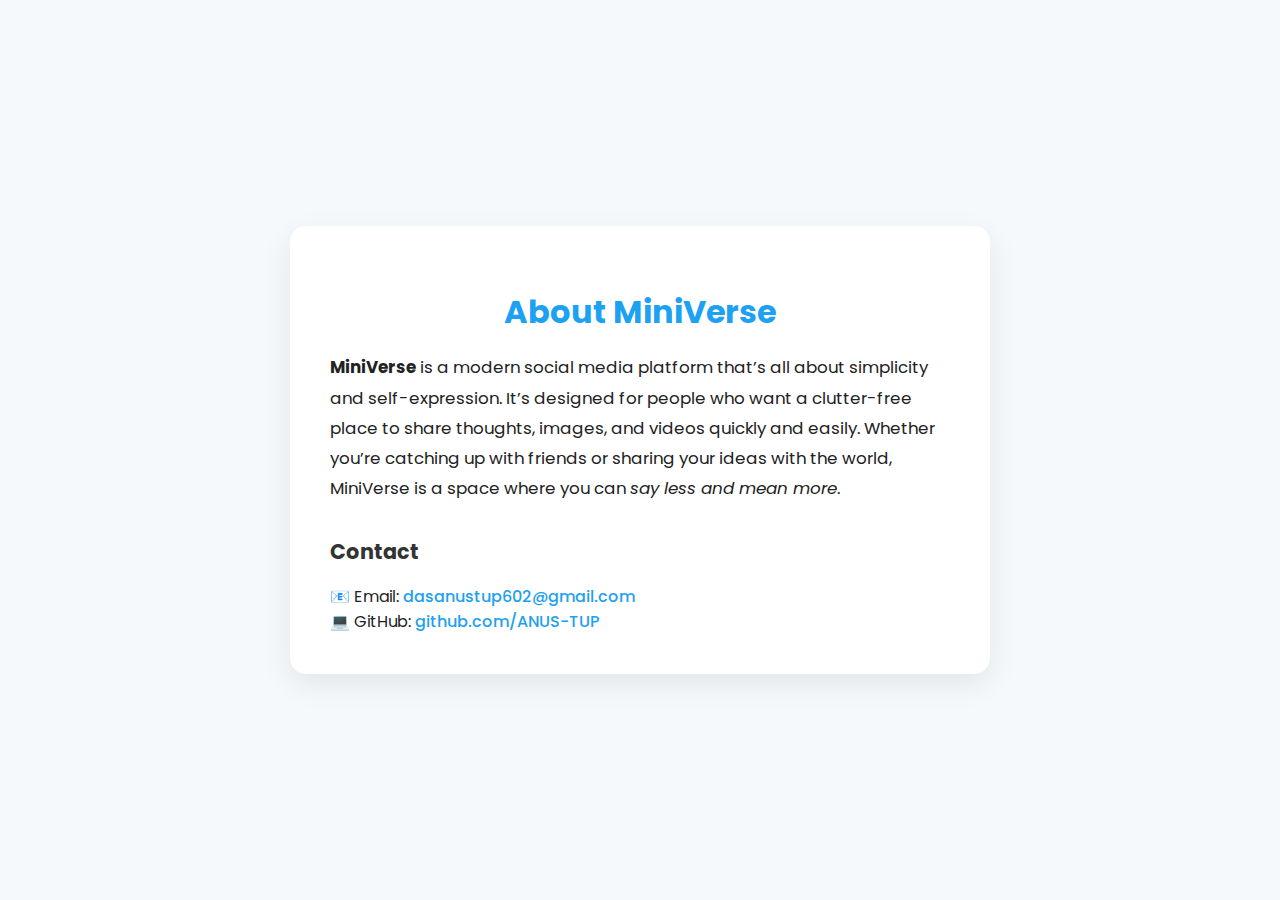
<file: about.html>
<!DOCTYPE html>
<html lang="en">
<head>
  <meta charset="UTF-8" />
  <meta name="viewport" content="width=device-width, initial-scale=1.0" />
  <title>About | MiniVerse</title>
  <link href="https://fonts.googleapis.com/css2?family=Poppins:wght@400;600&display=swap" rel="stylesheet">
  <style>
    * {
      box-sizing: border-box;
    }

    body {
      margin: 0;
      font-family: 'Poppins', sans-serif;
      background-color: #f5f9fc;
      color: #222;
      display: flex;
      justify-content: center;
      align-items: center;
      min-height: 100vh;
      padding: 2rem;
    }

    .about-container {
      background-color: #fff;
      padding: 2.5rem;
      border-radius: 16px;
      box-shadow: 0 10px 30px rgba(0, 0, 0, 0.08);
      max-width: 700px;
      width: 100%;
      transition: 0.3s ease all;
    }

    h1 {
      text-align: center;
      color: #1da1f2;
      margin-bottom: 1rem;
      font-size: 2rem;
    }

    p {
      line-height: 1.8;
      font-size: 1.05rem;
      margin-bottom: 1.5rem;
    }

    h2 {
      margin-top: 2rem;
      font-size: 1.3rem;
      color: #333;
    }

    a {
      color: #1da1f2;
      text-decoration: none;
      font-weight: 500;
      word-break: break-word;
    }

    a:hover {
      text-decoration: underline;
    }

    .contact-info {
      margin-top: 1rem;
    }

    @media (max-width: 480px) {
      .about-container {
        padding: 1.5rem;
      }

      h1 {
        font-size: 1.6rem;
      }

      h2 {
        font-size: 1.1rem;
      }

      p, a {
        font-size: 0.95rem;
      }
    }
  </style>
</head>
<body>
  <div class="about-container">
    <h1>About MiniVerse</h1>
    <p>
      <strong>MiniVerse</strong> is a modern social media platform that’s all about simplicity and self-expression. 
      It’s designed for people who want a clutter-free place to share thoughts, images, and videos quickly and easily.
      Whether you’re catching up with friends or sharing your ideas with the world, MiniVerse is a space where you can 
      <em>say less and mean more</em>.
    </p>

    <h2>Contact</h2>
    <div class="contact-info">
      📧 Email: <a href="mailto:dasanustup602@gmail.com">dasanustup602@gmail.com</a><br>
      💻 GitHub: <a href="https://github.com/ANUS-TUP" target="_blank">github.com/ANUS-TUP</a>
    </div>
  </div>
</body>
</html>
</file>
